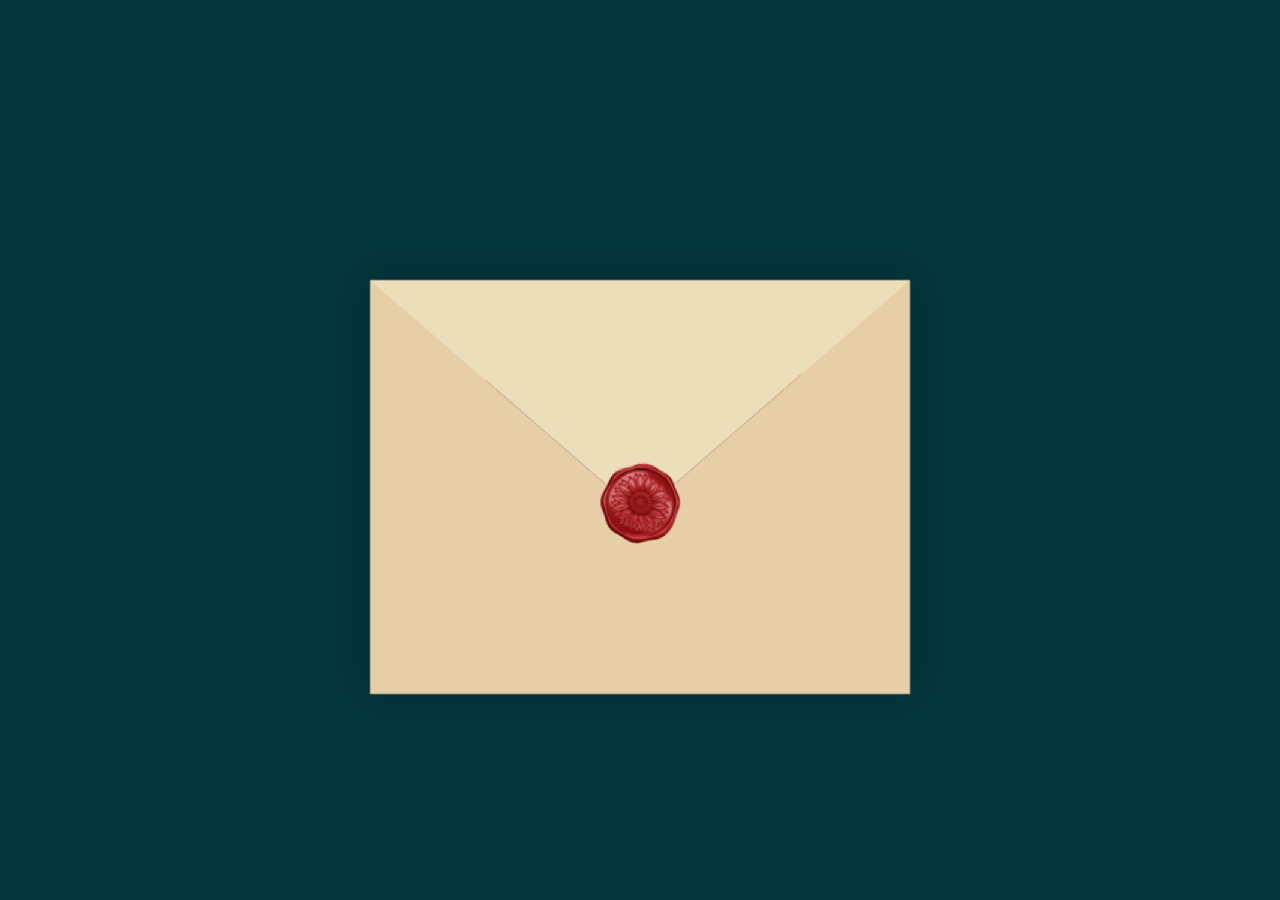
<file: index.html>
<!DOCTYPE html>
<html lang="en">
<head>
    <meta charset="UTF-8">
    <meta name="viewport" content="width=device-width, initial-scale=1.0">
    <title>Document</title>
    <link rel="stylesheet" href="css/indexstyle.css">
    <meta property="og:title" content="Eine kleine Überraschung für dich... 🌻" />
    <meta property="og:description" content="Klick mal auf das Siegel, Julia!" />
    <meta property="og:image" content="https://deine-domain.de/img/wax.png" />
    <meta property="og:type" content="website" />
</head>
<body>
    <div class="fade-overlay"></div>
    <div class="container">
        <div class="envelope-wrapper">
            <div class="envelope">
                <div class="letter">
                    <!-- Dein Letter-Inhalt hier -->
                </div>
            </div>
            <div class="heart">
    <div class="seal-half left"></div>
    <div class="seal-half right"></div>
    
</div>
        </div>
    </div>

   <script src="js/intro.js"></script>
</body>
</html>
</file>
<file: css/indexstyle.css>
:root{
    --primary: #fff;
    --bg-color: rgb(5, 53, 61);
    --bg-envelope-color: #f5edd1;
    --envelope-tab: #ecdeb8;
    --envelope-cover: #e6cfa7;
    --shadow-color: rgba(0, 0, 0, 0.2);
    --txt-color: #444;
    --heart-color: rgb(252, 8, 20);
    --letter-color: #000;
  }
  body{
    margin: 0;
    padding: 0;
    box-sizing: border-box;
    background: var(--bg-color);
    display: flex;
    align-items: center;
    justify-content: center;
  }
.container {
  height: 100vh;
  display: grid;
  place-items: center;
}
.container > .envelope-wrapper {
  background: var(--bg-envelope-color);
  box-shadow: 0 0 40px var(--shadow-color);
  transform: scale(1.2);
  transform-origin: 50% 0%;
  transition: transform 3.5s ease-in-out 1.2s;
}

.container > .envelope-wrapper.flap {
  transform: scale(12);
  transform-origin: 50% 0%;
}
.container .envelope-wrapper .envelope{
    position: relative;
    width: 450px;
    height: 340px;
}
.envelope-wrapper > .envelope::before{
    content: "";
    position: absolute;
    top: 0;
    z-index: 2;
    border-top: 195px solid var(--envelope-tab);
    border-right: 225px solid transparent;
    border-left: 225px solid transparent;
    transform-origin: top;
    transition: all 1.5s ease-in-out 0.7s;
}
.container .envelope-wrapper .envelope::after{
    content: "";
    position: absolute;
    z-index: 2;
    width: 0;
    height: 0;
    border-top: 195px solid transparent;
    border-right: 225px solid var(--envelope-cover);
    border-bottom: 150px solid var(--envelope-cover);
    border-left: 225px solid var(--envelope-cover);
}


.container .envelope-wrapper .envelope .letter .text{
    font-family: Arial, Helvetica, sans-serif;
    color: var(--txt-color);
    text-align: left;
    font-size: 10px;
}
/* Container für das Siegel */
.heart {
    position: absolute;
    top: 47%;
    left: 50%;
    margin-top: 25px; /* Korrektur, damit es auf der Spitze sitzt */
    
    /* Größe des Siegels - 100px sieht bei diesem Detailgrad gut aus */
    width: 100px;  
    height: 100px;
    
    transform: translate(-50%, -50%);
    z-index: 4;
    cursor: pointer;
    /* Damit wir die Hälften absolut positionieren können */
    display: block; 
    animation: sealPulse 2s infinite ease-in-out;
}

/* --- UPDATE START: Smoother Seal Animation --- */

/* Basis-Styling für die Hälften */
.seal-half {
    position: absolute;
    top: 0;
    width: 100%;
    height: 100%;
    background-image: url('../img/wax.png');
    background-size: 100%;
    background-position: center 40%;
    background-repeat: no-repeat;
    
    /* Rendering-Optimierung */
    backface-visibility: hidden;
    -webkit-backface-visibility: hidden;
    
    /* WICHTIG: Unterschiedliche Transitions für Transform (Bewegung) und Opacity (Sichtbarkeit) */
    /* Transform dauert 1s mit einer "Gravity"-Kurve (startet langsam, wird schneller) */
    /* Opacity wartet 0.3s und blendet dann langsam aus */
    transition: transform 1.2s cubic-bezier(0.5, 0, 0.5, 1), 
                opacity 0.8s ease-out 0.4s;
}

.seal-half.left {
    clip-path: polygon(0 0, 52% 0, 47% 50%, 52% 100%, 0 100%);
    transform-origin: bottom right; /* Drehpunkt angepasst für besseres "Wegbrechen" */
}

.seal-half.right {
    clip-path: polygon(48% 0, 100% 0, 100% 100%, 48% 100%, 43% 50%);
    transform-origin: bottom left;
}

/* --- ANIMATION BEIM KLICKEN --- */

.flap .seal-half.left {
    /* Fällt weiter und dreht stärker */
    transform: translate(-100px, 300px) rotate(-60deg) scale(0.6);
    opacity: 0;
}

.flap .seal-half.right {
    transform: translate(100px, 300px) rotate(60deg) scale(0.6);
    opacity: 0;
}

/* WICHTIG: Performance-Killer "Filter" sofort töten */
.flap .heart {
    animation: none !important;
    filter: none !important; /* Entfernt den Schatten sofort */
    transform: translate(-50%, -50%) !important;
    pointer-events: none;
}

/* Optional: Den Klick-Text sofort ausblenden, falls er noch da wäre */
.flap .click-hint {
    display: none;
}

.flap .heart {
    position: fixed; /* Fixieren beim Zoom */
    pointer-events: none; /* Nicht mehr klickbar */
    transform: translate(-50%, -50%) !important; /* Position halten */
}



.flap .envelope::before{
    transform: rotateX(180deg);
    z-index: 0;
}


.flap .heart {
    /* Wir fügen translate(-50%, -50%) hinzu, damit es nicht springt! */
    transform: translate(-50%, -50%) !important;
    
    transition-delay: 0.4s;
    position: fixed;
    top: 50% !important;
    left: 50% !important;
    
    /* Wir behalten den gleichen Abstand bei, damit es vertikal nicht hüpft */
    margin-top: 25px; 
}
.envelope > .letter{
    position: absolute;
    right: 20%;
    bottom: 0;
    width: 54%;
    height: 80%;
    background: #000;
    background-image: radial-gradient(ellipse at top, transparent 0%, #000), 
    radial-gradient(ellipse at bottom, #000, rgba(145, 233, 255, 0.2)), 
    repeating-linear-gradient(220deg, rgb(0, 0, 0) 0px, rgb(0, 0, 0) 19px, transparent 19px, 
    transparent 22px), repeating-linear-gradient(189deg, rgb(0, 0, 0) 0px, rgb(0, 0, 0) 19px, 
    transparent 19px, transparent 22px), repeating-linear-gradient(148deg, rgb(0, 0, 0) 0px, 
    rgb(0, 0, 0) 19px, transparent 19px, transparent 22px), linear-gradient(90deg, rgb(21, 255, 0), 
    rgb(240, 240, 240));
    text-align: center;
    transition: all  1s ease-in-out;
    box-shadow: 0 0 5px var(--shadow-color);
    padding: 20px 10px;
}
.flap .envelope .letter {
    bottom: 100px;
    transform: scale(1.5);
    transition-delay: 1.5s;
}
/* Das Overlay für den Übergang */
.fade-overlay {
    position: fixed;
    top: 0;
    left: 0;
    width: 100vw;
    height: 100vh;
    background: #000; /* Schwarz passend zur FLORES.html Nacht */
    opacity: 0;
    pointer-events: none; /* Klicks gehen durch */
    z-index: 9999; /* Muss über allem liegen */
    transition: opacity 1.5s ease-in-out; /* Dauer des Schwarz-Werdens */
    
}

/* Diese Klasse wird per JS hinzugefügt, um den Fade zu starten */
body.start-fade .fade-overlay {
    opacity: 1;
}
/* --- Animation: Sanftes Pulsieren & Leuchten --- */
@keyframes sealPulse {
    0% { 
        transform: translate(-50%, -50%) scale(1); 
        filter: drop-shadow(0 2px 3px rgba(0,0,0,0.5)); 
    }
    50% { 
        /* Skalierung leicht erhöht & GLOW extrem verstärkt */
        transform: translate(-50%, -50%) scale(1.08); 
        /* Helleres Gold, größerer Radius, volle Deckkraft */
        filter: drop-shadow(0 0 20px rgba(255, 230, 0, 1)); 
    }
    100% { 
        transform: translate(-50%, -50%) scale(1); 
        filter: drop-shadow(0 2px 3px rgba(0,0,0,0.5)); 
    }
}


/* Hover-Effekt: Wenn die Maus drauf ist, wird es noch deutlicher */
.heart:hover {
    /* Animation kurz pausieren und Siegel vergrößern */
    animation-play-state: paused;
    transform: translate(-50%, -50%) scale(1.15);
    filter: drop-shadow(0 0 15px rgba(255, 215, 0, 0.6));
    z-index: 10; /* Sicherstellen, dass es oben liegt */
}

/* --- FINALE MOBILE OPTIMIERUNG V13 (Smooth & Anti-Buggy) --- */
@media screen and (max-width: 768px) {

   /* 1. Umschlag Basis */
    .container > .envelope-wrapper {
        transform: scale(0.7);
        transform-origin: center -10% !important; 
        
        /* NEU HINZUFÜGEN: Eigene Zeitsteuerung für das Handy */
        /* Original war: 3.5s Dauer und 1.2s Wartezeit */
        /* Neu: 2.5s Dauer (etwas schneller) und nur 0.5s Wartezeit */
        transition: transform 2.5s ease-in-out 0.8s;
    }

    /* 2. Zoom beim Öffnen */
    .container > .envelope-wrapper.flap {
        transform: scale(6) !important; 
        transform-origin: center -10% !important; 
    }

    /* 3. Der Brief - Startzustand */
    .envelope > .letter {
        height: 86% !important; 
        width: 60% !important;
        
        right: auto !important; 
        left: 50% !important;
        bottom: auto !important;
        top: 50% !important;
        
        /* Startposition: Exakt mittig */
        transform: translate(-50%, -50%) !important;
        
        z-index: 1 !important; 
        opacity: 0;

        /* WICHTIG: Verhindert Flackern auf Handys */
        will-change: transform, opacity;
        backface-visibility: hidden;
    }

  /* 4. Der Brief - Animation */
    .flap .envelope .letter {
        /* Position beibehalten */
        transform: translate(-50%, -50%) translateY(-150px) scale(0.9) !important;
        
        /* KORREKTUR: Wieder auf 1, damit er HINTER der Umschlagtasche startet */
        z-index: 1 !important; 
        
        /* Er muss voll sichtbar sein */
        opacity: 1 !important;
        
        /* DAS TIMING-GEHEIMNIS:
           1. transform: Startet nach 1.0s (fährt raus).
           2. opacity: Startet schon nach 0.2s (wird sofort "physisch" existent im Umschlag).
              Dadurch vermeiden wir, dass er "unsichtbar" bleibt. 
        */
        transition: 
            transform 2.0s cubic-bezier(0.4, 0, 0.2, 1) 1.0s, 
            opacity 0.1s ease-out 0.2s; 
    }
    /* Siegel & Hinweis */
    .heart { width: 120px; height: 120px; }
    .click-hint { display: none; }
}
</file>
